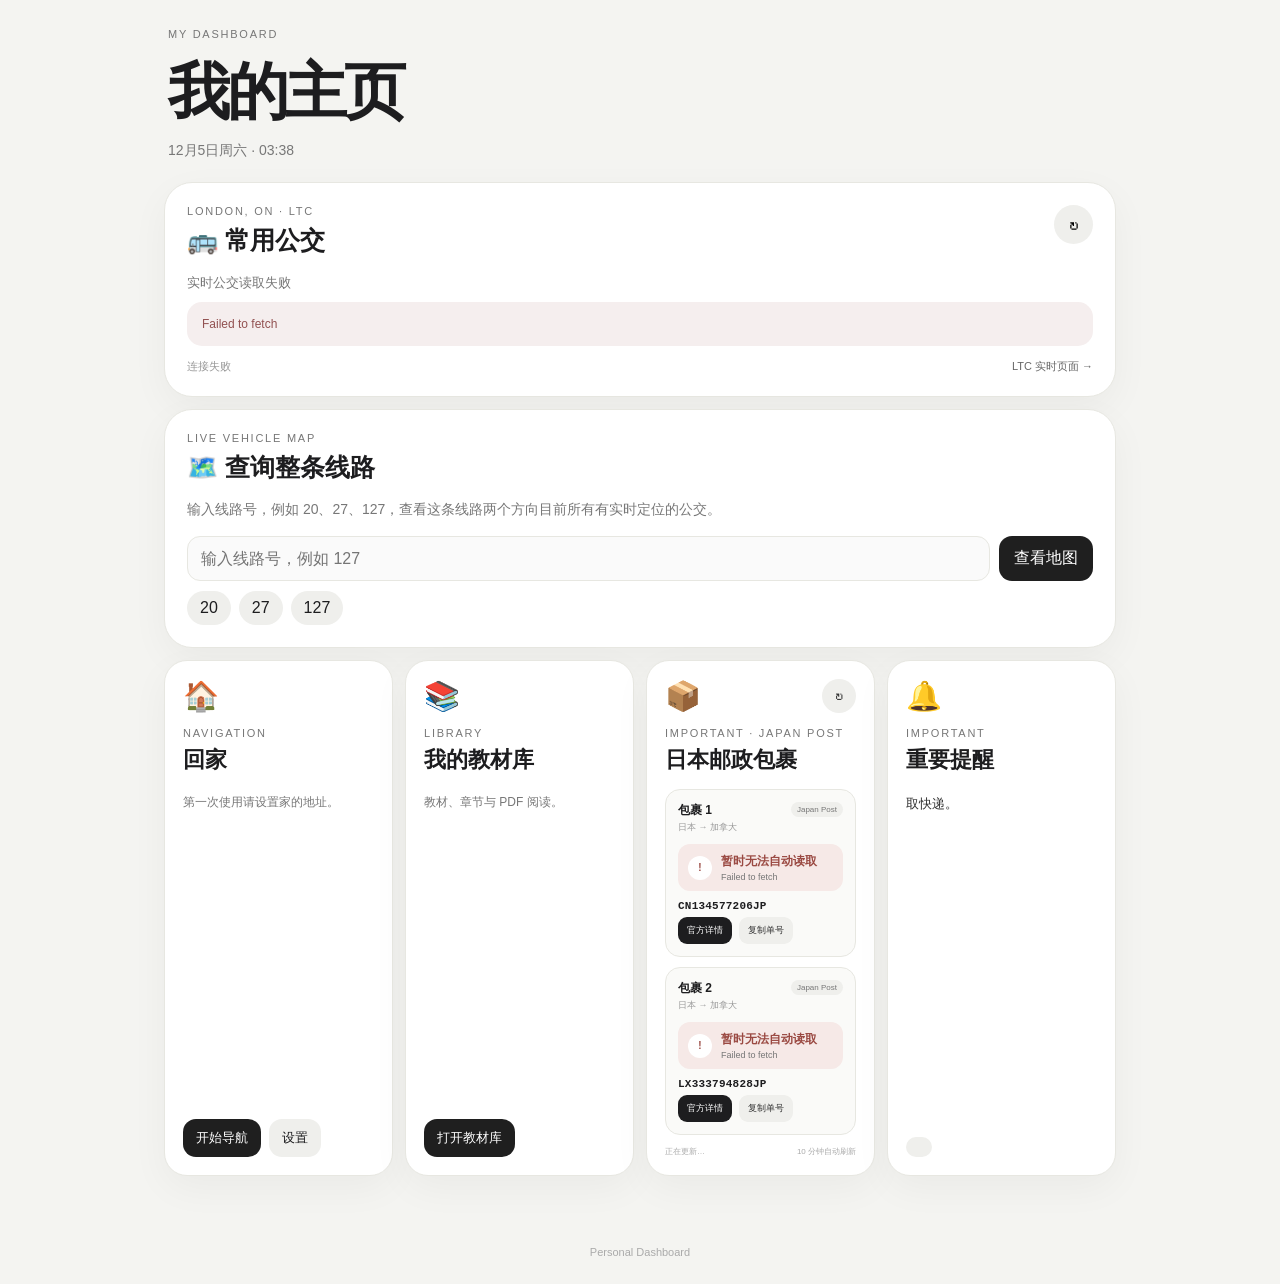
<file: index.html>
<!doctype html>
<html lang="zh-CN">
<head>
  <meta charset="UTF-8">
  <meta name="viewport" content="width=device-width,initial-scale=1,viewport-fit=cover">
  <meta name="theme-color" content="#f5f5f2">
  <title>我的主页</title>
  <link rel="manifest" href="manifest.webmanifest">
  <link rel="icon" href="icon.svg" type="image/svg+xml">
  <link rel="stylesheet" href="style.css?v=10">
</head>
<body>
  <header class="hero">
    <div class="eyebrow">MY DASHBOARD</div>
    <h1>我的主页</h1>
    <div class="subline"><span id="todayText"></span> · <span id="localTime"></span></div>
  </header>

  <main>
    <section class="featured-card transit-card">
      <div class="card-top">
        <div>
          <div class="card-kicker">LONDON, ON · LTC</div>
          <h2>🚌 常用公交</h2>
        </div>
        <button id="refreshTransit" class="round-btn" type="button" aria-label="刷新">↻</button>
      </div>

      <div id="transitStatus" class="transit-status">正在读取实时公交…</div>
      <div id="arrivals" class="arrivals"></div>

      <div class="transit-footer">
        <span id="updatedAt">—</span>
        <a href="https://realtime.londontransit.ca/" target="_blank" rel="noopener">LTC 实时页面 →</a>
      </div>
    </section>

    <section class="featured-card route-search-card">
      <div class="card-kicker">LIVE VEHICLE MAP</div>
      <h2>🗺️ 查询整条线路</h2>
      <p class="card-desc">输入线路号，例如 20、27、127，查看这条线路两个方向目前所有有实时定位的公交。</p>

      <form id="routeSearchForm" class="route-search-form">
        <input
          id="routeSearchInput"
          type="text"
          inputmode="numeric"
          autocomplete="off"
          placeholder="输入线路号，例如 127"
          aria-label="输入线路号"
        >
        <button class="primary-btn" type="submit">查看地图</button>
      </form>

      <div class="route-shortcuts">
        <button type="button" data-route="20">20</button>
        <button type="button" data-route="27">27</button>
        <button type="button" data-route="127">127</button>
      </div>
    </section>

    <section class="grid">
      <article class="tile">
        <div class="tile-icon">🏠</div>
        <div class="tile-kicker">NAVIGATION</div>
        <h3>回家</h3>
        <p id="homeStatus">第一次使用请设置家的地址。</p>
        <div class="actions">
          <button id="goHomeBtn" class="primary-btn small" type="button">开始导航</button>
          <button id="editHomeBtn" class="secondary-btn small" type="button">设置</button>
        </div>
      </article>

      <article class="tile">
        <div class="tile-icon">📚</div>
        <div class="tile-kicker">LIBRARY</div>
        <h3>我的教材库</h3>
        <p>教材、章节与 PDF 阅读。</p>
        <div class="actions">
          <a id="libraryBtn" class="primary-btn small" href="#">打开教材库</a>
        </div>
      </article>

      <article class="tile notice-tile package-tile">

        <div class="package-card-top">

          <div class="tile-icon">
            📦
          </div>

          <button
            id="refreshPackages"
            class="package-refresh"
            type="button"
            aria-label="刷新包裹状态"
          >
            ↻
          </button>

        </div>

        <div class="tile-kicker">
          IMPORTANT · JAPAN POST
        </div>

        <h3>
          日本邮政包裹
        </h3>

        <div
          id="packageList"
          class="package-list"
        ></div>

        <div class="package-footer">

          <span id="packageUpdatedAt">
            正在更新…
          </span>

          <span>
            10 分钟自动刷新
          </span>

        </div>

      </article>

      <article id="importantNoticeCard" class="tile notice-tile">
        <div id="noticeIcon" class="tile-icon">🔔</div>
        <div class="tile-kicker">IMPORTANT</div>
        <h3 id="noticeTitle">重要提醒</h3>
        <p id="noticeText" class="notice-main-text"></p>
        <p id="noticeDetail" class="notice-detail"></p>
        <div class="actions">
          <a
            id="noticeButton"
            class="secondary-btn small"
            href="#"
            target="_blank"
            rel="noopener"
            hidden
          ></a>
        </div>
      </article>
    </section>
  </main>

  <footer>Personal Dashboard</footer>

  <dialog id="homeDialog">
    <form method="dialog" id="homeForm">
      <div class="dialog-head">
        <h2>设置“家”</h2>
        <button class="close-btn" value="cancel" aria-label="关闭">×</button>
      </div>
      <p>地址只保存在当前设备浏览器的 localStorage，不会写入公开 GitHub 仓库。</p>

      <label for="homeAddress">家的地址</label>
      <input id="homeAddress" type="text" autocomplete="street-address" placeholder="输入完整地址">

      <label for="mapProvider">导航方式</label>
      <select id="mapProvider">
        <option value="google">Google Maps</option>
        <option value="apple">Apple Maps</option>
      </select>

      <div class="dialog-actions">
        <button id="clearHomeBtn" class="danger-btn" type="button">清除</button>
        <button class="primary-btn" value="save">保存</button>
      </div>
    </form>
  </dialog>

  <script src="config.js?v=10"></script>
  <script src="visit.js?v=10.3"></script>
  <script src="app.js?v=10"></script>
</body>
</html>
</file>
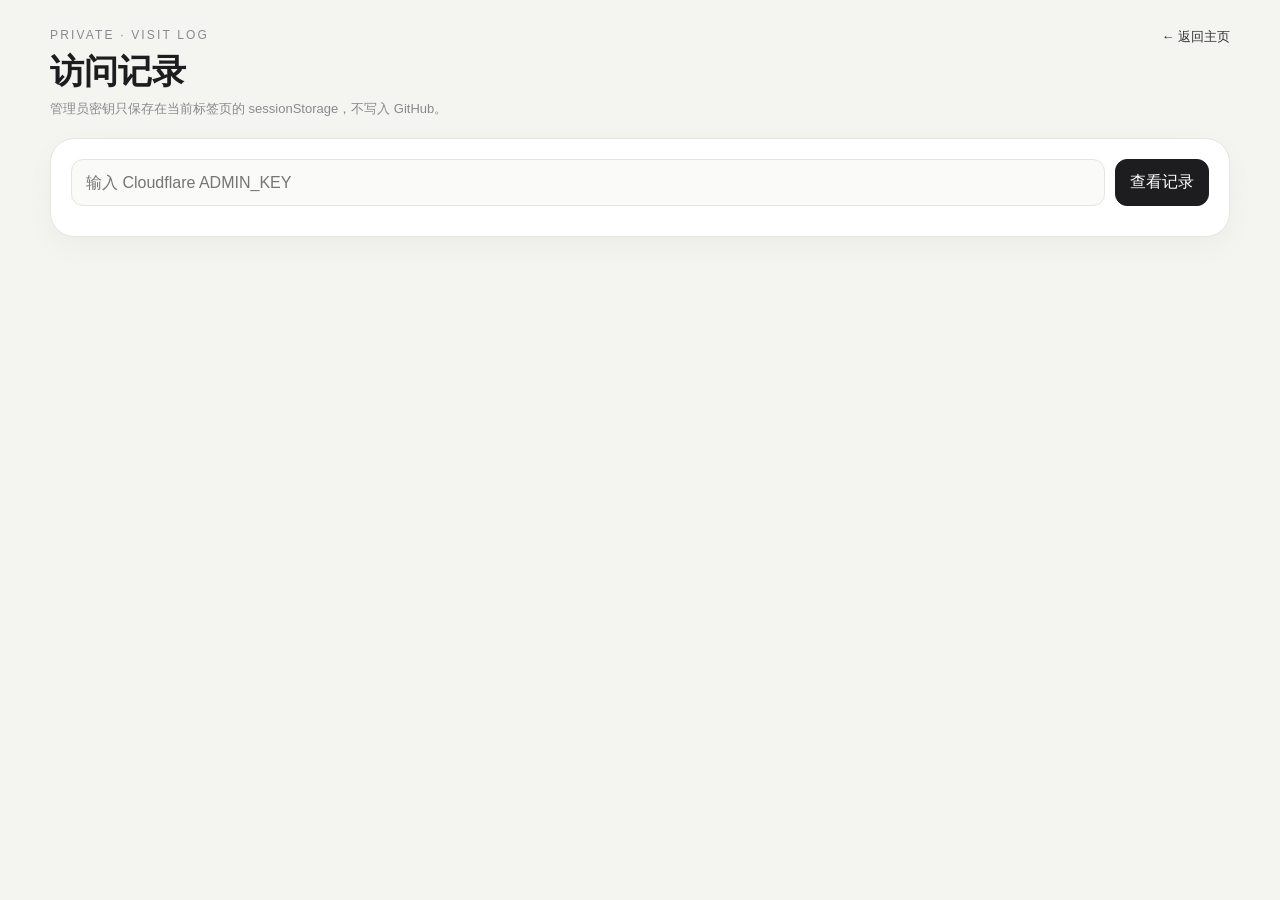
<file: admin.html>
<!doctype html>
<html lang="zh-CN">
<head>
  <meta charset="utf-8">
  <meta name="viewport" content="width=device-width,initial-scale=1,viewport-fit=cover">
  <meta name="robots" content="noindex,nofollow,noarchive">
  <title>访问记录 · Personal Dashboard</title>
  <style>
    :root{--bg:#f4f4f1;--card:#fff;--text:#1d1d1f;--muted:#8a8a8e;--line:#e5e5e0;--dark:#1d1d1f;--bad:#a34c43}
    *{box-sizing:border-box} body{margin:0;background:var(--bg);color:var(--text);font-family:-apple-system,BlinkMacSystemFont,"SF Pro Text","PingFang SC","Noto Sans SC",sans-serif}
    main{width:min(1180px,calc(100% - 28px));margin:28px auto 70px}.head{display:flex;justify-content:space-between;align-items:flex-start;gap:16px;margin-bottom:20px}.eyebrow{font-size:12px;letter-spacing:.18em;color:var(--muted)}h1{margin:7px 0 5px;font-size:34px}p{margin:0;color:var(--muted);font-size:13px}.card{background:var(--card);border:1px solid var(--line);border-radius:24px;padding:20px;box-shadow:0 10px 30px rgba(0,0,0,.035);margin-bottom:16px}.login{display:grid;grid-template-columns:1fr auto;gap:10px}input,button{font:inherit;border-radius:12px;border:1px solid var(--line);padding:12px 14px}input{background:#fafaf8;min-width:0}button{background:var(--dark);color:#fff;border-color:var(--dark);cursor:pointer}.secondary{background:#efefec;color:#333;border-color:#efefec}.toolbar{display:flex;flex-wrap:wrap;gap:8px;align-items:center}.toolbar input{width:220px}.stats{display:grid;grid-template-columns:repeat(3,1fr);gap:10px}.stat{padding:15px;border-radius:16px;background:#f7f7f4}.stat strong{display:block;font-size:26px}.stat span{font-size:11px;color:var(--muted)}.table-wrap{overflow:auto;border:1px solid var(--line);border-radius:16px}table{width:100%;border-collapse:collapse;min-width:1000px;background:#fff}th,td{text-align:left;padding:11px 12px;border-bottom:1px solid #eee;font-size:12px;vertical-align:top}th{position:sticky;top:0;background:#f8f8f6;color:#777;font-size:10px;letter-spacing:.04em}tr:last-child td{border-bottom:0}.mono{font-family:ui-monospace,SFMono-Regular,Menlo,monospace}.muted{color:var(--muted)}.ua{max-width:300px;white-space:normal;word-break:break-word}.pager{display:flex;justify-content:space-between;align-items:center;margin-top:12px}.error{color:var(--bad);font-size:12px;margin-top:10px}.hidden{display:none!important}@media(max-width:650px){main{width:min(100% - 20px,1180px);margin-top:18px}.head{display:block}h1{font-size:29px}.login{grid-template-columns:1fr}.stats{grid-template-columns:1fr}.toolbar input{width:100%}.card{padding:15px;border-radius:20px}}
  </style>
</head>
<body>
<main>
  <div class="head">
    <div><div class="eyebrow">PRIVATE · VISIT LOG</div><h1>访问记录</h1><p>管理员密钥只保存在当前标签页的 sessionStorage，不写入 GitHub。</p></div>
    <a href="./" style="color:#333;text-decoration:none;font-size:13px">← 返回主页</a>
  </div>

  <section id="loginCard" class="card">
    <div class="login">
      <input id="adminKey" type="password" autocomplete="current-password" placeholder="输入 Cloudflare ADMIN_KEY">
      <button id="loginBtn" type="button">查看记录</button>
    </div>
    <div id="loginStatus" style="margin-top:10px;color:#8a8a8e;font-size:12px"></div>
    <div id="loginError" class="error"></div>
  </section>

  <div id="dashboard" class="hidden">
    <section class="card">
      <div class="stats">
        <div class="stat"><strong id="statTotal">—</strong><span>记录总数</span></div>
        <div class="stat"><strong id="statUnique">—</strong><span>不同 IP</span></div>
        <div class="stat"><strong id="stat24">—</strong><span>过去 24 小时访问</span></div>
      </div>
    </section>

    <section class="card">
      <div class="toolbar">
        <input id="ipFilter" type="search" placeholder="按 IP 搜索">
        <button id="searchBtn" type="button">搜索</button>
        <button id="refreshBtn" class="secondary" type="button">刷新</button>
        <button id="logoutBtn" class="secondary" type="button">退出</button>
      </div>
      <div id="dataError" class="error"></div>
    </section>

    <section class="card">
      <div class="table-wrap">
        <table>
          <thead><tr><th>时间</th><th>IP</th><th>地区</th><th>页面</th><th>网络</th><th>设备 / 浏览器</th><th>来源</th></tr></thead>
          <tbody id="rows"></tbody>
        </table>
      </div>
      <div class="pager">
        <button id="prevBtn" class="secondary" type="button">上一页</button>
        <span id="pageInfo" class="muted">—</span>
        <button id="nextBtn" class="secondary" type="button">下一页</button>
      </div>
    </section>
  </div>
</main>
<script src="config.js?v=10"></script>
<script>
const FALLBACK_API =
  "https://ltc-home-bus2.jiangfan0611.workers.dev";

const api =
  String(
    (typeof CONFIG !== "undefined" &&
      CONFIG.TRANSIT_API_URL) ||
    FALLBACK_API
  ).replace(/\/+$/, "");

const limit = 100;
let offset = 0;

const $ =
  id =>
    document.getElementById(id);

const esc =
  value =>
    String(value ?? "")
      .replace(
        /[&<>"']/g,
        char => ({
          "&": "&amp;",
          "<": "&lt;",
          ">": "&gt;",
          '"': "&quot;",
          "'": "&#39;"
        })[char]
      );

function localTime(iso) {
  try {
    return new Date(iso)
      .toLocaleString(
        "zh-CN",
        {
          year: "numeric",
          month: "2-digit",
          day: "2-digit",
          hour: "2-digit",
          minute: "2-digit",
          second: "2-digit"
        }
      );
  }
  catch {
    return iso;
  }
}

function device(ua) {
  ua =
    String(ua || "");

  const os =
    /iPhone/i.test(ua)
      ? "iPhone"
      : /iPad/i.test(ua)
      ? "iPad"
      : /Android/i.test(ua)
      ? "Android"
      : /Windows/i.test(ua)
      ? "Windows"
      : /Macintosh/i.test(ua)
      ? "Mac"
      : "其他";

  const browser =
    /Edg\//.test(ua)
      ? "Edge"
      : /CriOS|Chrome\//.test(ua)
      ? "Chrome"
      : /Safari\//.test(ua)
      ? "Safari"
      : /Firefox\//.test(ua)
      ? "Firefox"
      : "浏览器";

  return `${os} · ${browser}`;
}

function key() {
  return (
    sessionStorage.getItem(
      "visitAdminKey"
    ) || ""
  );
}

function setLoginMessage(
  status = "",
  error = ""
) {
  $("loginStatus").textContent =
    status;

  $("loginError").textContent =
    error;
}

function showLogin() {
  $("dashboard")
    .classList
    .add(
      "hidden"
    );

  $("loginCard")
    .classList
    .remove(
      "hidden"
    );
}

function showDashboard() {
  $("loginCard")
    .classList
    .add(
      "hidden"
    );

  $("dashboard")
    .classList
    .remove(
      "hidden"
    );
}

async function load() {
  const adminKey =
    key();

  if (!adminKey) {
    return;
  }

  const loginButton =
    $("loginBtn");

  loginButton.disabled =
    true;

  const oldButtonText =
    loginButton.textContent;

  loginButton.textContent =
    "正在连接…";

  setLoginMessage(
    `正在连接 ${api} …`,
    ""
  );

  $("dataError").textContent =
    "";

  const ip =
    $("ipFilter")
      .value
      .trim();

  const url =
    new URL(
      api +
      "/admin/visits"
    );

  url.searchParams.set(
    "limit",
    limit
  );

  url.searchParams.set(
    "offset",
    offset
  );

  if (ip) {
    url.searchParams.set(
      "ip",
      ip
    );
  }

  try {
    const response =
      await fetch(
        url,
        {
          method: "GET",

          headers: {
            "X-Admin-Key":
              adminKey
          },

          cache:
            "no-store"
        }
      );

    let data;

    try {
      data =
        await response.json();
    }
    catch {
      const text =
        await response.text();

      throw new Error(
        `服务器返回了非 JSON 内容：${text.slice(0, 180)}`
      );
    }

    if (!response.ok) {
      const message =
        data.detail
          ? `${data.error || "Worker error"}：${data.detail}`
          : (
              data.error ||
              `HTTP ${response.status}`
            );

      if (
        response.status === 401
      ) {
        throw new Error(
          "ADMIN_KEY 不正确。"
        );
      }

      if (
        /no such table:\s*visits/i.test(
          message
        )
      ) {
        throw new Error(
          "D1 已绑定，但 visits 表不存在。v10.2 Worker 会自动创建它；请确认已经部署 v10.2 worker.js。"
        );
      }

      if (
        message.includes(
          "VISITS_DB"
        )
      ) {
        throw new Error(
          "Cloudflare 还没有正确绑定 D1。请确认 ltc-home-bus2 → Bindings 中存在 D1 binding，变量名必须是 VISITS_DB。"
        );
      }

      if (
        message.includes(
          "ADMIN_KEY"
        )
      ) {
        throw new Error(
          "Cloudflare Worker 里还没有 ADMIN_KEY Secret。"
        );
      }

      throw new Error(
        message
      );
    }

    showDashboard();

    $("statTotal").textContent =
      data.stats?.total ?? 0;

    $("statUnique").textContent =
      data.stats?.uniqueIps ?? 0;

    $("stat24").textContent =
      data.stats?.last24Hours ?? 0;

    const visits =
      Array.isArray(
        data.visits
      )
        ? data.visits
        : [];

    $("rows").innerHTML =
      visits
        .map(
          visit => `
            <tr>
              <td>
                ${esc(
                  localTime(
                    visit.visited_at
                  )
                )}
              </td>

              <td class="mono">
                ${esc(
                  visit.ip
                )}
              </td>

              <td>
                ${esc(
                  [
                    visit.city,
                    visit.region,
                    visit.country
                  ]
                    .filter(Boolean)
                    .join(" · ") ||
                  "—"
                )}
              </td>

              <td class="mono">
                ${esc(
                  visit.page ||
                  "—"
                )}
              </td>

              <td>
                ${esc(
                  visit.asn
                    ? `AS${visit.asn}`
                    : "—"
                )}
                <br>
                <span class="muted">
                  ${esc(
                    visit.colo ||
                    ""
                  )}
                </span>
              </td>

              <td>
                <strong>
                  ${esc(
                    device(
                      visit.user_agent
                    )
                  )}
                </strong>
                <br>
                <span class="muted ua">
                  ${esc(
                    visit.user_agent ||
                    ""
                  )}
                </span>
              </td>

              <td>
                ${esc(
                  visit.referrer ||
                  "直接访问"
                )}
              </td>
            </tr>
          `
        )
        .join("") ||
      `
        <tr>
          <td
            colspan="7"
            class="muted"
          >
            暂无记录。先打开一次主页，然后再刷新这里。
          </td>
        </tr>
      `;

    const total =
      Number(
        data.stats?.total ||
        0
      );

    const first =
      total === 0
        ? 0
        : offset + 1;

    const last =
      Math.min(
        offset +
        visits.length,
        total
      );

    $("pageInfo").textContent =
      `${first}–${last} / ${total}`;

    $("prevBtn").disabled =
      offset === 0;

    $("nextBtn").disabled =
      visits.length <
      limit;
  }

  catch (error) {
    console.error(
      "Visit admin:",
      error
    );

    showLogin();

    setLoginMessage(
      "",
      error.message ||
      String(error)
    );

    // 只有明确的密码错误才清掉密码；
    // D1 / 网络错误时保留，方便修好后直接重试。
    if (
      String(
        error.message ||
        ""
      ).includes(
        "ADMIN_KEY 不正确"
      )
    ) {
      sessionStorage
        .removeItem(
          "visitAdminKey"
        );
    }
  }

  finally {
    loginButton.disabled =
      false;

    loginButton.textContent =
      oldButtonText;
  }
}

$("loginBtn").onclick =
  () => {
    const value =
      $("adminKey")
        .value
        .trim();

    if (!value) {
      setLoginMessage(
        "",
        "请输入 ADMIN_KEY。"
      );

      return;
    }

    sessionStorage.setItem(
      "visitAdminKey",
      value
    );

    offset =
      0;

    load();
  };

$("adminKey")
  .addEventListener(
    "keydown",
    event => {
      if (
        event.key ===
        "Enter"
      ) {
        $("loginBtn")
          .click();
      }
    }
  );

$("refreshBtn").onclick =
  load;

$("searchBtn").onclick =
  () => {
    offset =
      0;

    load();
  };

$("ipFilter")
  .addEventListener(
    "keydown",
    event => {
      if (
        event.key ===
        "Enter"
      ) {
        $("searchBtn")
          .click();
      }
    }
  );

$("prevBtn").onclick =
  () => {
    offset =
      Math.max(
        0,
        offset - limit
      );

    load();
  };

$("nextBtn").onclick =
  () => {
    offset +=
      limit;

    load();
  };

$("logoutBtn").onclick =
  () => {
    sessionStorage
      .removeItem(
        "visitAdminKey"
      );

    location.reload();
  };

// 如果这个标签页已经登录过，直接加载。
if (key()) {
  load();
}
</script>
</body>
</html>
</file>
<file: style.css>
*{box-sizing:border-box}
:root{--bg:#f4f4f1;--card:#fff;--text:#1d1d1f;--muted:#777;--line:#e7e7e1;--accent:#1f1f1f;--shadow:0 12px 38px rgba(0,0,0,.045)}
html{-webkit-text-size-adjust:100%}
body{margin:0;background:var(--bg);color:var(--text);font-family:-apple-system,BlinkMacSystemFont,"Segoe UI","PingFang SC","Microsoft YaHei",sans-serif}
button,input,select{font:inherit}.hero{max-width:980px;margin:auto;padding:calc(28px + env(safe-area-inset-top)) 18px 22px}
.eyebrow,.card-kicker,.tile-kicker{font-size:11px;letter-spacing:.16em;color:var(--muted)}
.hero h1{font-size:clamp(38px,10vw,62px);letter-spacing:-.055em;margin:10px 0 8px}.subline{font-size:14px;color:var(--muted)}
main{max-width:980px;margin:auto;padding:0 14px 70px}.featured-card,.tile{background:var(--card);border:1px solid var(--line);box-shadow:var(--shadow)}
.featured-card{border-radius:28px;padding:22px}.featured-card+.featured-card{margin-top:12px}.card-top{display:flex;align-items:flex-start;justify-content:space-between;gap:12px}.card-top h2,.route-search-card h2{font-size:25px;margin:7px 0 0}
.round-btn{width:39px;height:39px;border:0;border-radius:50%;background:#efefec;font-size:20px;cursor:pointer}.round-btn.spinning{animation:spin .7s linear infinite}@keyframes spin{to{transform:rotate(360deg)}}
.card-desc{color:var(--muted);line-height:1.6;font-size:14px}.transit-status{margin:17px 0 10px;font-size:13px;color:var(--muted)}
.transit-footer{display:flex;justify-content:space-between;gap:10px;flex-wrap:wrap;margin-top:13px;font-size:11px;color:#999}.transit-footer a{color:#666;text-decoration:none}
.grid{display:grid;grid-template-columns:repeat(2,minmax(0,1fr));gap:12px;margin-top:12px}.tile{border-radius:23px;padding:18px;min-height:185px;display:flex;flex-direction:column}.tile-icon{font-size:29px;margin-bottom:14px}.tile h3{margin:6px 0;font-size:22px}.tile p{font-size:12px;line-height:1.5;color:var(--muted);flex:1}.actions{display:flex;gap:8px;flex-wrap:wrap}
.primary-btn,.secondary-btn,.danger-btn{border:0;border-radius:13px;padding:12px 15px;display:inline-flex;align-items:center;justify-content:center;text-decoration:none;cursor:pointer}.primary-btn{background:var(--accent);color:white}.secondary-btn{background:#efefec;color:var(--text)}.danger-btn{background:#f5eeee;color:#923535}.small{font-size:13px;padding:10px 13px}
footer{text-align:center;color:#aaa;font-size:11px;padding:0 20px calc(24px + env(safe-area-inset-bottom))}
dialog{width:min(92vw,440px);border:1px solid var(--line);border-radius:24px;padding:20px;box-shadow:0 30px 80px rgba(0,0,0,.2)}dialog::backdrop{background:rgba(0,0,0,.35)}.dialog-head{display:flex;justify-content:space-between;align-items:center}.dialog-head h2{margin:0}.close-btn{border:0;border-radius:50%;width:35px;height:35px;background:#efefec;font-size:21px}.dialog-head+p{font-size:13px;color:var(--muted);line-height:1.5}dialog label{display:block;margin:15px 0 7px;font-size:12px}dialog input,dialog select{width:100%;padding:13px;border:1px solid var(--line);border-radius:13px;background:#fafafa;font-size:16px}.dialog-actions{display:flex;justify-content:space-between;margin-top:20px}

/* =========================================================
   Bus direction cards
   ========================================================= */
.arrivals{display:flex;flex-direction:column;gap:11px}
.bus-direction{padding:15px;border:1px solid var(--line);border-radius:19px;background:#fafaf8}
.bus-direction-head{display:flex;align-items:flex-start;gap:13px}
.bus-route{width:48px;height:48px;flex:0 0 48px;display:grid;place-items:center;border-radius:14px;background:#1d1d1f;color:#fff;font-size:18px;font-weight:750}
.bus-direction-info{min-width:0;flex:1}
.bus-direction-info>strong{display:block;font-size:15px;line-height:1.35}
.bus-direction-info>small{display:block;margin-top:4px;color:#858585;font-size:11px}
.bus-headsign{display:block;margin-top:5px;color:#aaa;font-size:10px;white-space:nowrap;overflow:hidden;text-overflow:ellipsis}
.bus-times{display:flex;gap:8px;flex-wrap:wrap;margin-top:14px}

/* 每一班车 */
.bus-time-chip{
  min-width:118px;
  padding:10px 11px;
  border-radius:14px;
  background:#efefec;
  text-decoration:none;
  color:inherit;
  display:block;
}
.bus-time-chip>strong{
  display:block;
  font-size:18px;
  line-height:1.15;
  margin-bottom:7px;
}
.bus-timing-detail{
  display:flex;
  flex-direction:column;
  gap:3px;
}
.bus-timing-row{
  display:flex;
  justify-content:space-between;
  gap:8px;
  align-items:center;
  font-size:9px;
  line-height:1.25;
}
.bus-timing-row b{
  font-size:10px;
  font-weight:650;
}
.live-row{
  color:#347a49;
}
.scheduled-row{
  color:#858585;
}
.bus-delay{
  display:inline-flex;
  width:max-content;
  max-width:100%;
  margin-top:3px;
  padding:3px 6px;
  border-radius:999px;
  font-size:9px;
  font-weight:650;
}
.bus-delay.ontime{
  background:#eaf2eb;
  color:#44724e;
}
.bus-delay.late{
  background:#f4eee3;
  color:#896522;
}
.bus-delay.late-strong{
  background:#f5e7e5;
  color:#a34b42;
}
.bus-delay.early{
  background:#e8eef7;
  color:#49688d;
}
.bus-estimated-note{
  margin-top:2px;
  color:#aaa;
  font-size:8px;
  line-height:1.25;
}

.no-bus{width:100%;padding:10px 2px;color:#aaa;font-size:12px}
.bus-error{padding:15px;border-radius:15px;background:#f5eeee;color:#925151;font-size:12px}

/* =========================================================
   Route search
   ========================================================= */
.route-search-form{display:flex;gap:9px;margin-top:16px}
.route-search-form input{flex:1;min-width:0;border:1px solid var(--line);border-radius:13px;padding:12px 13px;background:#fafafa;font-size:16px}
.route-shortcuts{display:flex;gap:8px;margin-top:10px}
.route-shortcuts button{border:0;border-radius:999px;padding:8px 13px;background:#efefec;color:var(--text);cursor:pointer}

@media(min-width:760px){
  .grid{grid-template-columns:repeat(4,minmax(0,1fr))}
}
@media(max-width:440px){
  .grid{grid-template-columns:1fr}
  .bus-times{flex-wrap:nowrap;overflow-x:auto;padding-bottom:3px}
  .bus-time-chip{flex:0 0 auto}
  .route-search-form{flex-direction:column}
}


/* =========================================================
   Important notices / Japan Post
   ========================================================= */

.notice-tile {
  min-height: 230px;
}

.package-card-top {
  display: flex;
  justify-content: space-between;
  align-items: flex-start;
}

.package-card-top .tile-icon {
  margin-bottom: 14px;
}

.package-refresh {
  width: 34px;
  height: 34px;
  border: 0;
  border-radius: 50%;
  background: #efefec;
  color: #333;
  font-size: 17px;
  cursor: pointer;
}

.package-refresh.spinning {
  animation: spin .7s linear infinite;
}

.package-list {
  display: flex;
  flex-direction: column;
  gap: 10px;
  margin-top: 8px;
  flex: 1;
}

.package-item {
  padding: 12px;
  border: 1px solid var(--line);
  border-radius: 15px;
  background: #fafaf8;
}

.package-item-top {
  display: flex;
  justify-content: space-between;
  gap: 8px;
  align-items: flex-start;
}

.package-item-top strong {
  display: block;
  font-size: 12px;
}

.package-item-top small {
  display: block;
  margin-top: 2px;
  color: #999;
  font-size: 9px;
}

.package-badge {
  flex: 0 0 auto;
  max-width: 105px;
  overflow: hidden;
  text-overflow: ellipsis;
  white-space: nowrap;
  padding: 3px 6px;
  border-radius: 999px;
  background: #efefec;
  color: #777;
  font-size: 8px;
}

.package-live-loading {
  display: flex;
  align-items: center;
  gap: 7px;
  margin: 10px 0 7px;
  color: #888;
  font-size: 10px;
}

.package-loading-dot {
  width: 7px;
  height: 7px;
  border-radius: 50%;
  background: #999;
  animation: packagePulse 1.2s ease-in-out infinite;
}

@keyframes packagePulse {
  50% {
    opacity: .3;
  }
}

.package-status-line {
  display: flex;
  align-items: center;
  gap: 9px;
  margin-top: 10px;
  padding: 9px 10px;
  border-radius: 12px;
  background: #f0f0ed;
}

.package-status-line > div {
  min-width: 0;
}

.package-status-line strong {
  display: block;
  font-size: 12px;
}

.package-status-line small {
  display: block;
  margin-top: 2px;
  color: #777;
  font-size: 9px;
  white-space: nowrap;
  overflow: hidden;
  text-overflow: ellipsis;
}

.package-status-dot {
  width: 24px;
  height: 24px;
  flex: 0 0 24px;
  border-radius: 50%;
  display: grid;
  place-items: center;
  background: #fff;
  font-size: 10px;
  font-weight: 800;
}

.package-status-line.delivered {
  background: #e9f3eb;
  color: #376f47;
}

.package-status-line.out-for-delivery {
  background: #e8eef8;
  color: #355f91;
}

.package-status-line.in-transit {
  background: #eef0f3;
  color: #505d6d;
}

.package-status-line.customs {
  background: #f5efe2;
  color: #886826;
}

.package-status-line.held {
  background: #f6eee0;
  color: #8b692b;
}

.package-status-line.accepted {
  background: #eef0f3;
  color: #56616e;
}

.package-status-line.returned,
.package-status-line.error {
  background: #f6e9e7;
  color: #9a4942;
}

.package-latest-meta {
  display: flex;
  flex-wrap: wrap;
  gap: 4px 8px;
  margin-top: 8px;
  color: #888;
  font-size: 9px;
}

.package-detail {
  margin-top: 6px;
  padding: 7px 8px;
  border-radius: 9px;
  background: #f2f2ef;
  color: #777;
  font-size: 9px;
  line-height: 1.4;
}

.package-item code {
  display: block;
  margin-top: 9px;
  font-family:
    ui-monospace,
    SFMono-Regular,
    Menlo,
    Consolas,
    monospace;
  font-size: 11px;
  font-weight: 650;
  letter-spacing: .02em;
  word-break: break-all;
}

.package-history {
  position: relative;
  margin-top: 10px;
  padding-top: 2px;
}

.package-history-row {
  position: relative;
  display: flex;
  gap: 8px;
  padding: 0 0 9px 1px;
}

.package-history-row:not(:last-child)::before {
  content: "";
  position: absolute;
  left: 4px;
  top: 10px;
  bottom: -1px;
  width: 1px;
  background: #ddd;
}

.package-history-marker {
  position: relative;
  z-index: 1;
  width: 9px;
  height: 9px;
  flex: 0 0 9px;
  margin-top: 3px;
  border: 2px solid #aaa;
  border-radius: 50%;
  background: #fafaf8;
}

.package-history-row.latest .package-history-marker {
  border-color: #333;
  background: #333;
}

.package-history-body {
  min-width: 0;
}

.package-history-body strong {
  display: block;
  font-size: 9px;
  font-weight: 650;
}

.package-history-body small {
  display: block;
  margin-top: 2px;
  color: #999;
  font-size: 8px;
  line-height: 1.35;
}

.package-actions {
  display: flex;
  gap: 7px;
  margin-top: 5px;
}

.package-actions a,
.package-actions button {
  border: 0;
  border-radius: 9px;
  padding: 7px 9px;
  background: #efefec;
  color: #333;
  text-decoration: none;
  font-size: 9px;
  cursor: pointer;
}

.package-actions a {
  background: #1d1d1f;
  color: #fff;
}

.package-footer {
  display: flex;
  justify-content: space-between;
  gap: 8px;
  margin-top: 11px;
  color: #aaa;
  font-size: 8px;
}

.package-empty {
  font-size: 11px;
  color: #aaa;
}

.notice-main-text {
  font-size: 13px !important;
  color: #333 !important;
  flex: 0 !important;
  margin-bottom: 6px;
}

.notice-detail {
  font-size: 10px !important;
  color: #999 !important;
  margin-top: 0;
}

.notice-tile .actions {
  margin-top: auto;
}

@media (max-width: 440px) {
  .notice-tile {
    min-height: auto;
  }
}
</file>
